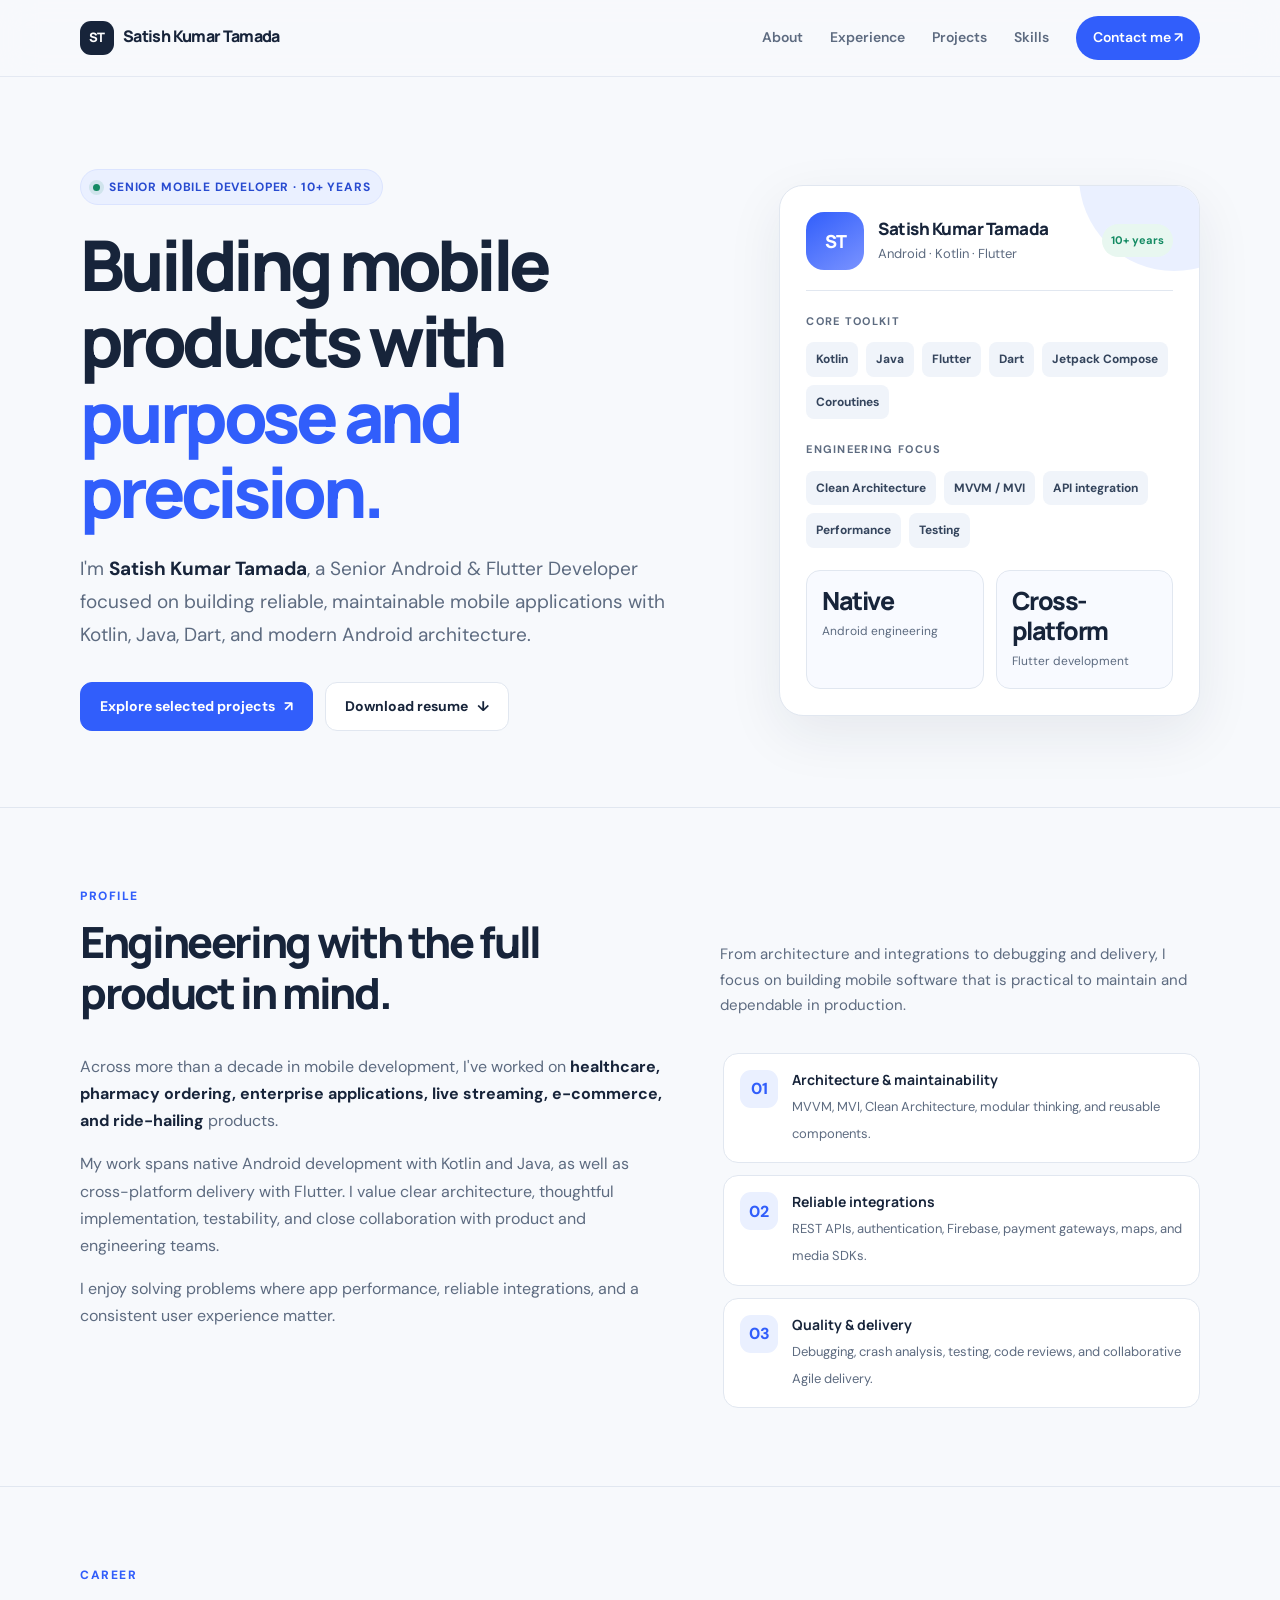
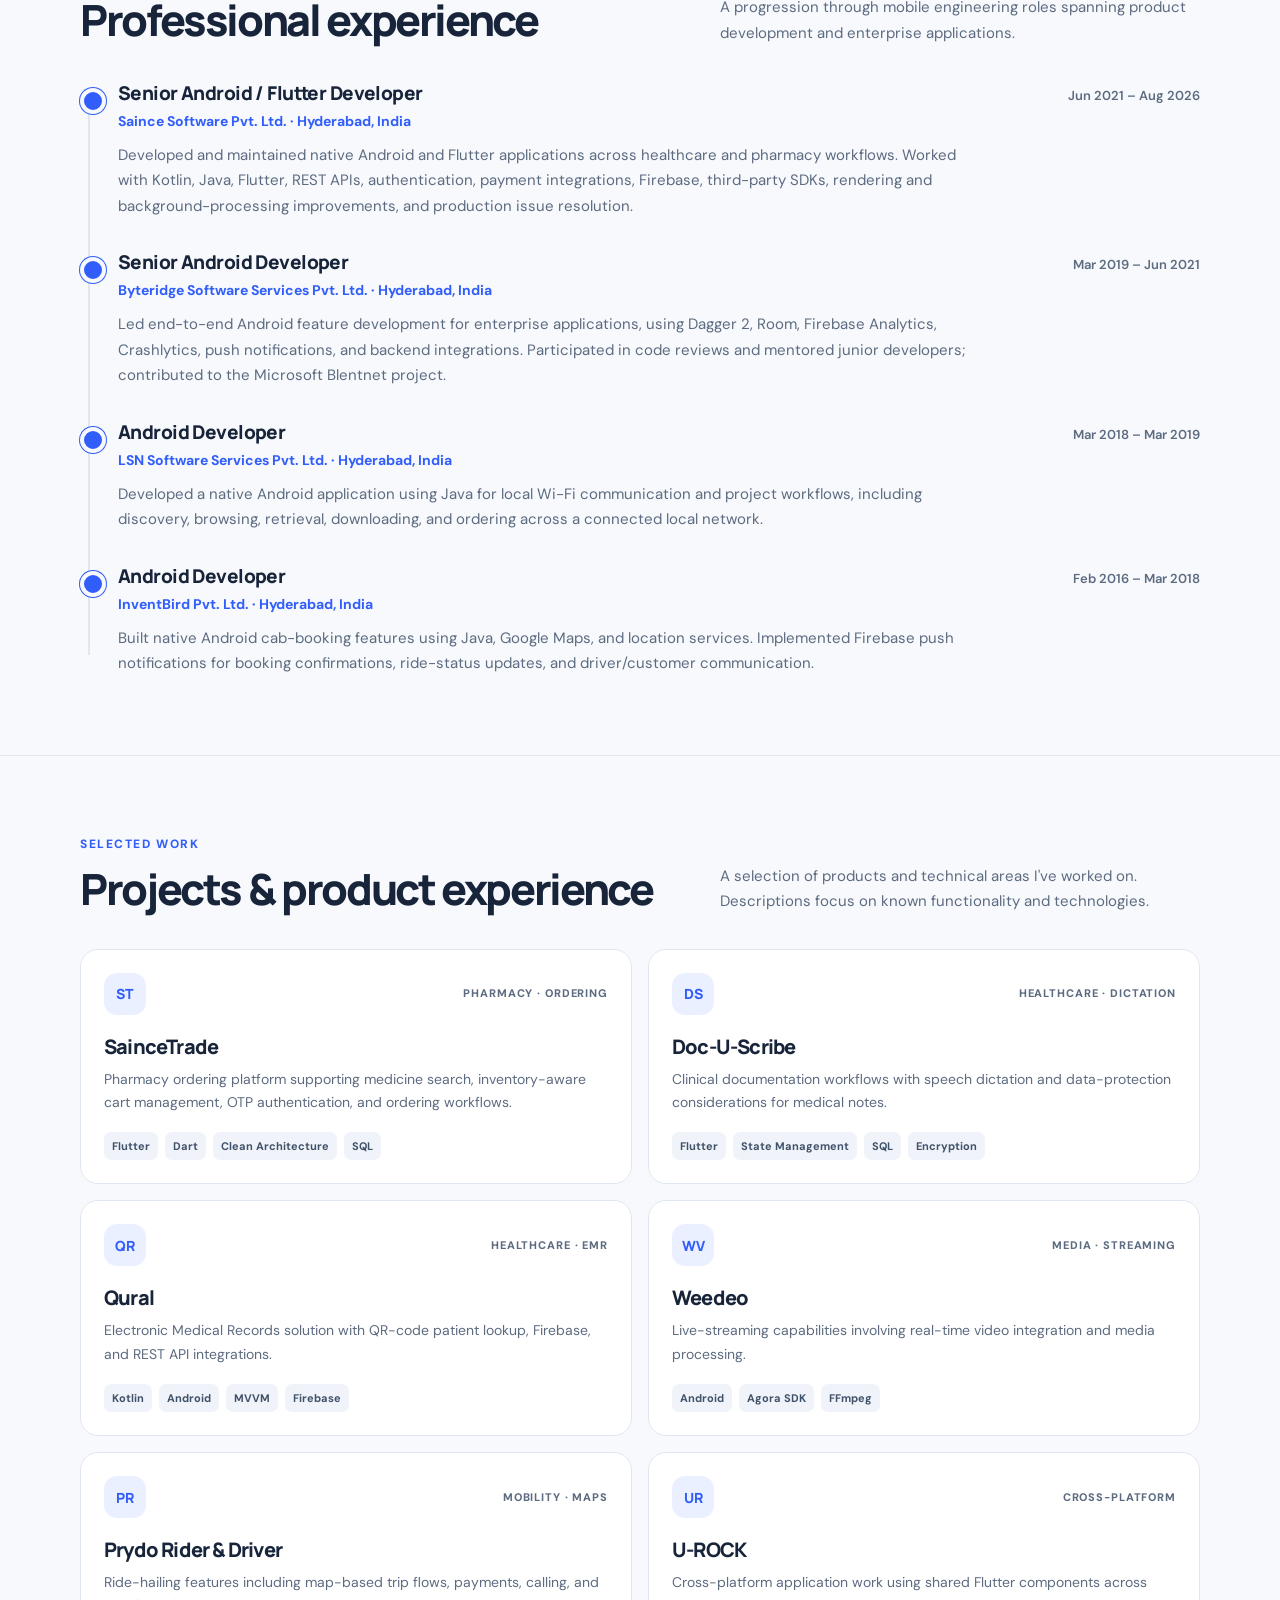
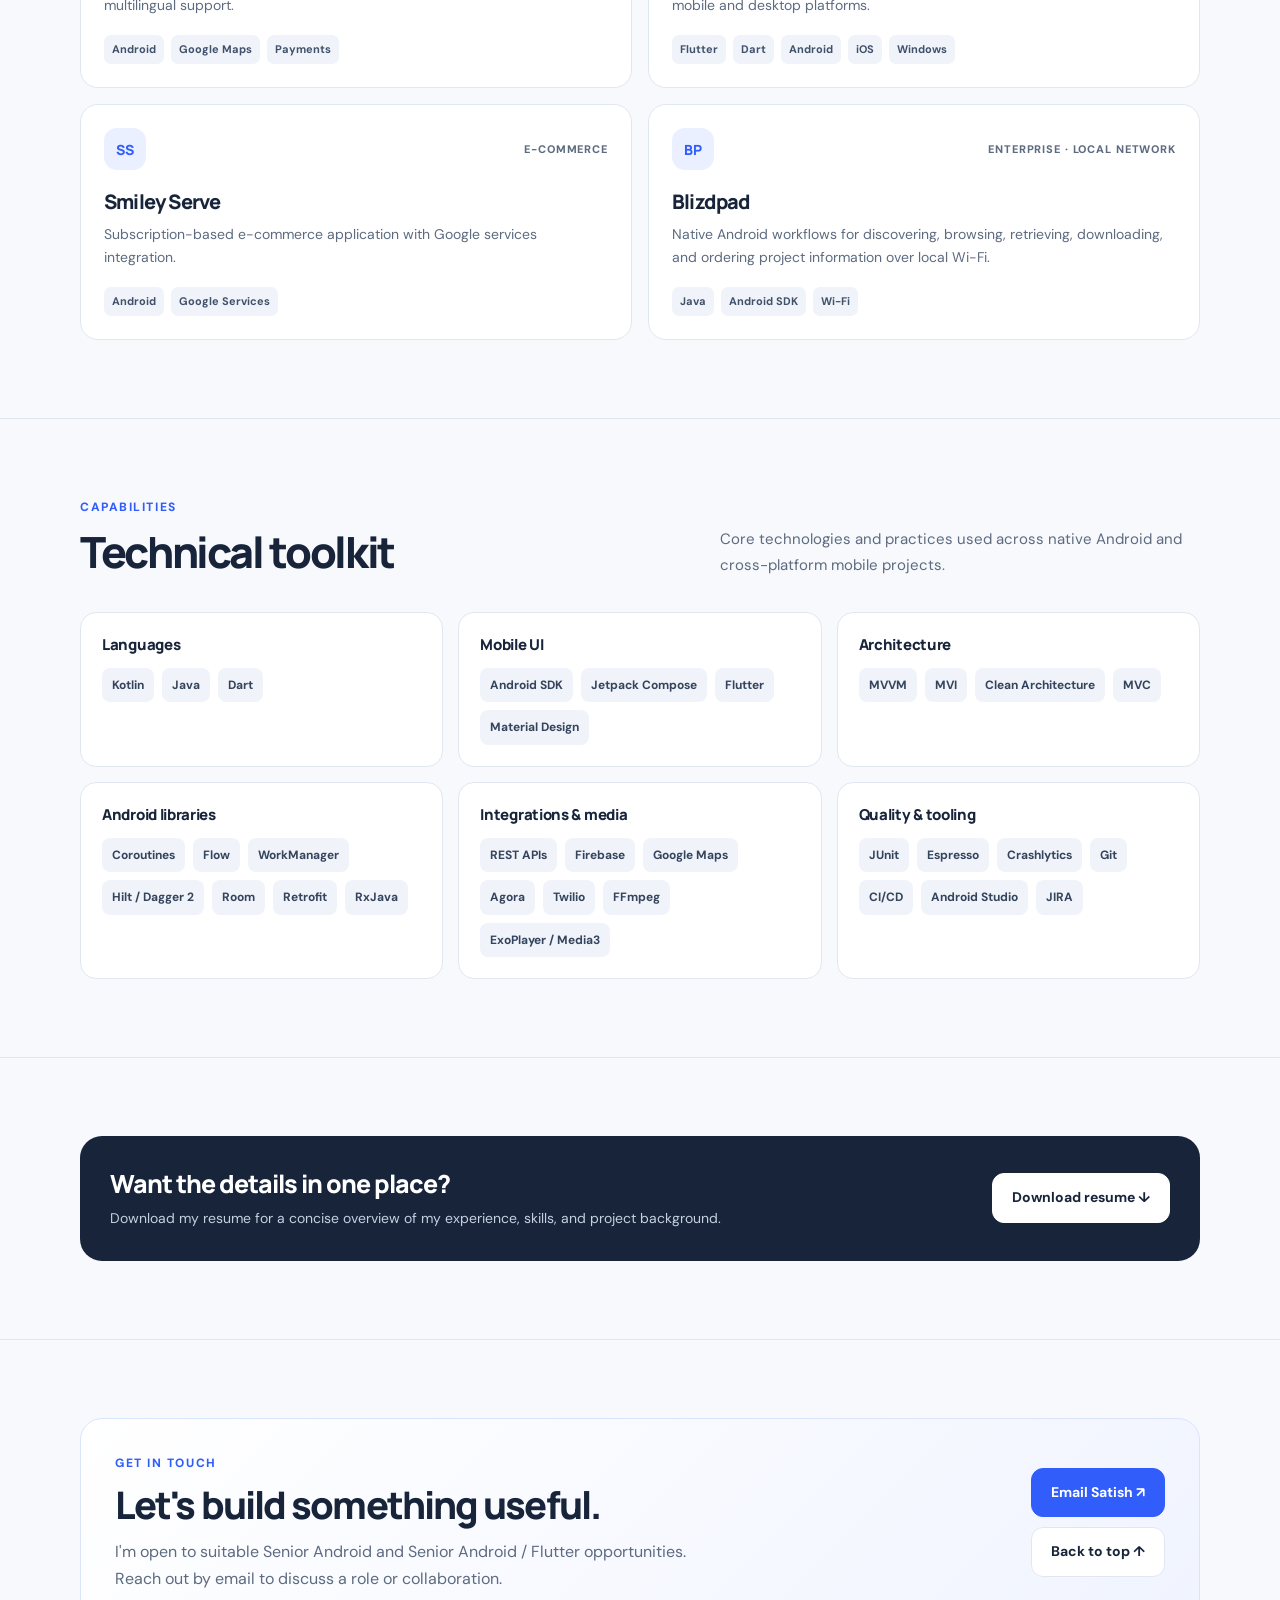
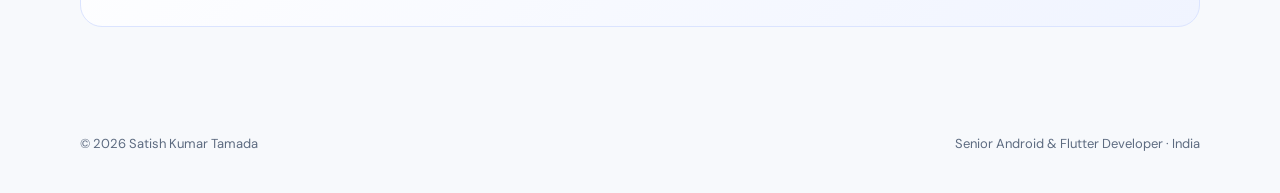
<file: index.html>
<!doctype html>
<html lang="en">
<head>
  <meta charset="utf-8">
  <meta name="viewport" content="width=device-width, initial-scale=1">
  <meta name="theme-color" content="#f7f9fc">
  <title>Satish Kumar Tamada | Senior Android & Flutter Developer</title>
  <meta name="description" content="Senior Android and Flutter developer with 10+ years of experience building mobile applications using Kotlin, Java, Flutter, and modern Android architecture.">
  <meta property="og:title" content="Satish Kumar Tamada | Senior Android & Flutter Developer">
  <meta property="og:description" content="10+ years building Android and cross-platform mobile applications.">
  <meta property="og:type" content="website">
  <link rel="preconnect" href="https://fonts.googleapis.com">
  <link rel="preconnect" href="https://fonts.gstatic.com" crossorigin>
  <link href="https://fonts.googleapis.com/css2?family=DM+Sans:wght@400;500;600;700&family=Manrope:wght@400;500;600;700;800&display=swap" rel="stylesheet">
  <style>
    :root {
      color-scheme: light;
      --bg: #f7f9fc;
      --surface: #ffffff;
      --surface-soft: #f0f4fa;
      --ink: #17243a;
      --muted: #5d6b80;
      --line: #e1e7f0;
      --accent: #315efb;
      --accent-dark: #2146d8;
      --accent-soft: #eaf0ff;
      --green: #138a62;
      --shadow: 0 18px 55px rgba(23, 36, 58, .08);
      --heading: "Manrope", system-ui, sans-serif;
      --body: "DM Sans", system-ui, sans-serif;
    }
    * { box-sizing: border-box; }
    html { scroll-behavior: smooth; scroll-padding-top: 92px; }
    body { margin: 0; background: var(--bg); color: var(--ink); font: 16px/1.7 var(--body); -webkit-font-smoothing: antialiased; }
    a { color: inherit; }
    a:focus-visible, button:focus-visible { outline: 3px solid var(--accent); outline-offset: 4px; }
    .container { width: min(1120px, calc(100% - 44px)); margin: 0 auto; }
    .topbar { position: sticky; top: 0; z-index: 10; background: rgba(247,249,252,.88); backdrop-filter: blur(16px); border-bottom: 1px solid rgba(225,231,240,.85); }
    .nav { height: 76px; display: flex; align-items: center; justify-content: space-between; gap: 24px; }
    .brand { text-decoration: none; font: 800 16px/1.2 var(--heading); letter-spacing: -.04em; }
    .brand-mark { display: inline-grid; place-items: center; width: 34px; height: 34px; margin-right: 9px; border-radius: 11px; background: var(--ink); color: #fff; font-size: 13px; letter-spacing: -.04em; vertical-align: middle; }
    .nav-links { display: flex; align-items: center; gap: 27px; }
    .nav-links a { text-decoration: none; color: var(--muted); font-size: 14px; font-weight: 600; transition: color .2s; }
    .nav-links a:hover { color: var(--accent); }
    .nav-links .nav-cta { background: var(--accent); color: white; padding: 10px 17px; border-radius: 999px; }
    .hero { padding: 92px 0 76px; }
    .hero-grid { display: grid; grid-template-columns: minmax(0,1.2fr) minmax(300px,.8fr); gap: 68px; align-items: center; }
    .eyebrow { display: inline-flex; align-items: center; gap: 9px; padding: 7px 12px; border: 1px solid #dbe4ff; border-radius: 999px; background: var(--accent-soft); color: #284bd0; font-size: 12px; font-weight: 700; letter-spacing: .07em; text-transform: uppercase; }
    .eyebrow:before { content: ""; width: 7px; height: 7px; background: var(--green); border-radius: 50%; box-shadow: 0 0 0 4px rgba(19,138,98,.12); }
    h1,h2,h3,p { margin-top: 0; }
    h1 { margin: 22px 0 22px; max-width: 760px; font: 800 clamp(42px,6vw,70px)/1.08 var(--heading); letter-spacing: -.065em; }
    h1 .highlight { color: var(--accent); }
    .hero-copy { max-width: 650px; color: var(--muted); font-size: 19px; line-height: 1.75; margin-bottom: 30px; }
    .hero-copy strong { color: var(--ink); font-weight: 700; }
    .actions { display: flex; flex-wrap: wrap; gap: 12px; }
    .button { display: inline-flex; align-items: center; justify-content: center; gap: 9px; min-height: 48px; padding: 12px 19px; border-radius: 12px; text-decoration: none; font-weight: 700; font-size: 14px; border: 1px solid var(--line); transition: transform .2s, box-shadow .2s, background .2s; }
    .button:hover { transform: translateY(-2px); box-shadow: 0 10px 22px rgba(23,36,58,.1); }
    .button.primary { background: var(--accent); color: #fff; border-color: var(--accent); }
    .button.primary:hover { background: var(--accent-dark); }
    .button.secondary { background: #fff; color: var(--ink); }
    .button svg { width: 16px; height: 16px; }
    .hero-panel { position: relative; padding: 26px; border: 1px solid var(--line); border-radius: 24px; background: var(--surface); box-shadow: var(--shadow); overflow: hidden; }
    .hero-panel:before { content: ""; position: absolute; width: 190px; height: 190px; top: -105px; right: -70px; border-radius: 50%; background: var(--accent-soft); }
    .panel-top { position: relative; display: flex; align-items: center; justify-content: space-between; gap: 14px; padding-bottom: 20px; border-bottom: 1px solid var(--line); }
    .avatar { display: grid; place-items: center; width: 58px; height: 58px; border-radius: 18px; background: linear-gradient(145deg,#315efb,#7a93ff); color: #fff; font: 800 18px var(--heading); letter-spacing: -.05em; }
    .panel-name { font: 800 17px var(--heading); letter-spacing: -.03em; margin-bottom: 3px; }
    .panel-role { color: var(--muted); font-size: 13px; }
    .panel-badge { font-size: 11px; font-weight: 700; color: var(--green); background: #e8f7f0; padding: 7px 9px; border-radius: 999px; white-space: nowrap; }
    .panel-label { margin: 21px 0 12px; color: var(--muted); font-size: 11px; font-weight: 700; text-transform: uppercase; letter-spacing: .12em; }
    .tech-list { display: flex; flex-wrap: wrap; gap: 8px; }
    .tech-list span { padding: 7px 10px; border-radius: 8px; background: var(--surface-soft); color: #34445c; font-size: 12px; font-weight: 700; }
    .mini-stats { display: grid; grid-template-columns: 1fr 1fr; gap: 12px; margin-top: 22px; }
    .mini-stat { background: #f8faff; border: 1px solid var(--line); border-radius: 14px; padding: 15px; }
    .mini-stat strong { display: block; font: 800 25px/1.2 var(--heading); letter-spacing: -.06em; }
    .mini-stat span { color: var(--muted); font-size: 12px; }
    .section { padding: 78px 0; border-top: 1px solid var(--line); }
    .section-head { display: flex; align-items: end; justify-content: space-between; gap: 30px; margin-bottom: 34px; }
    .kicker { color: var(--accent); font-size: 12px; font-weight: 800; text-transform: uppercase; letter-spacing: .13em; margin-bottom: 9px; }
    .section-title { margin: 0; font: 800 clamp(30px,4vw,43px)/1.2 var(--heading); letter-spacing: -.055em; }
    .section-intro { max-width: 480px; color: var(--muted); margin: 0; font-size: 15px; }
    .about-grid { display: grid; grid-template-columns: 1.1fr .9fr; gap: 60px; }
    .about-copy p { color: var(--muted); margin-bottom: 16px; }
    .about-copy strong { color: var(--ink); }
    .principles { display: grid; gap: 12px; }
    .principle { display: flex; gap: 14px; align-items: flex-start; padding: 16px; border: 1px solid var(--line); border-radius: 15px; background: var(--surface); }
    .principle-icon { flex: 0 0 38px; display: grid; place-items: center; width: 38px; height: 38px; border-radius: 11px; background: var(--accent-soft); color: var(--accent); font-weight: 800; }
    .principle strong { display: block; margin: 0 0 3px; font: 700 14px var(--heading); }
    .principle span { color: var(--muted); font-size: 13px; line-height: 1.5; }
    .timeline { position: relative; list-style: none; margin: 0; padding: 0; }
    .timeline:before { content: ""; position: absolute; left: 8px; top: 12px; bottom: 22px; width: 2px; background: var(--line); }
    .timeline li { position: relative; padding: 0 0 30px 38px; }
    .timeline li:last-child { padding-bottom: 0; }
    .timeline li:before { content: ""; position: absolute; left: 0; top: 8px; width: 18px; height: 18px; border: 4px solid var(--bg); border-radius: 50%; background: var(--accent); box-shadow: 0 0 0 1px var(--accent); }
    .timeline-top { display: flex; justify-content: space-between; align-items: baseline; flex-wrap: wrap; gap: 8px 20px; }
    .timeline h3 { margin: 0; font: 800 19px var(--heading); letter-spacing: -.03em; }
    .date { color: var(--muted); font-size: 13px; font-weight: 600; }
    .company { margin: 3px 0 9px; color: var(--accent); font-weight: 700; font-size: 14px; }
    .timeline p { max-width: 850px; margin: 0; color: var(--muted); font-size: 15px; }
    .project-grid { display: grid; grid-template-columns: repeat(2,minmax(0,1fr)); gap: 16px; }
    .project-card { display: flex; flex-direction: column; min-height: 220px; padding: 23px; border: 1px solid var(--line); border-radius: 18px; background: var(--surface); transition: transform .2s, box-shadow .2s, border-color .2s; }
    .project-card:hover { transform: translateY(-3px); border-color: #c8d4ff; box-shadow: var(--shadow); }
    .project-top { display: flex; justify-content: space-between; align-items: center; gap: 12px; margin-bottom: 18px; }
    .project-symbol { display: grid; place-items: center; width: 42px; height: 42px; border-radius: 13px; color: var(--accent); background: var(--accent-soft); font: 800 14px var(--heading); }
    .project-type { color: var(--muted); font-size: 11px; font-weight: 800; text-transform: uppercase; letter-spacing: .08em; text-align: right; }
    .project-card h3 { margin: 0 0 8px; font: 800 20px var(--heading); letter-spacing: -.04em; }
    .project-card p { color: var(--muted); font-size: 14px; line-height: 1.65; margin-bottom: 18px; }
    .stack { display: flex; flex-wrap: wrap; gap: 7px; margin-top: auto; }
    .stack span { padding: 5px 8px; border-radius: 7px; background: var(--surface-soft); color: #40516a; font-size: 11px; font-weight: 700; }
    .skills-grid { display: grid; grid-template-columns: repeat(3,minmax(0,1fr)); gap: 15px; }
    .skill-group { padding: 21px; border: 1px solid var(--line); border-radius: 16px; background: var(--surface); }
    .skill-group h3 { margin: 0 0 13px; font: 800 15px var(--heading); letter-spacing: -.02em; }
    .skill-group .tech-list span { font-size: 12px; }
    .resume-band { display: flex; align-items: center; justify-content: space-between; gap: 25px; padding: 30px; border-radius: 22px; background: var(--ink); color: #fff; }
    .resume-band h2 { margin: 0 0 6px; font: 800 25px var(--heading); letter-spacing: -.04em; }
    .resume-band p { margin: 0; color: #c5d0e0; font-size: 14px; }
    .resume-band .button { background: #fff; color: var(--ink); border-color: #fff; white-space: nowrap; }
    .contact-panel { display: grid; grid-template-columns: 1fr auto; gap: 25px; align-items: center; padding: 34px; border: 1px solid #dbe4ff; border-radius: 22px; background: linear-gradient(135deg,#fff 0%,#f0f4ff 100%); }
    .contact-panel h2 { margin: 0 0 10px; font: 800 clamp(27px,4vw,38px)/1.2 var(--heading); letter-spacing: -.05em; }
    .contact-panel p { max-width: 620px; margin: 0; color: var(--muted); }
    .contact-actions { display: flex; flex-direction: column; gap: 10px; }
    footer { padding: 28px 0 38px; color: var(--muted); font-size: 13px; }
    .footer-inner { display: flex; justify-content: space-between; gap: 15px; flex-wrap: wrap; }
    @media (max-width: 850px) {
      .hero-grid { grid-template-columns: 1fr; gap: 38px; }
      .hero-panel { max-width: 540px; }
      .about-grid { grid-template-columns: 1fr; gap: 28px; }
      .skills-grid { grid-template-columns: repeat(2,minmax(0,1fr)); }
      .section-head { align-items: start; flex-direction: column; gap: 12px; }
    }
    @media (max-width: 600px) {
      .container { width: min(100% - 32px, 1120px); }
      .nav { height: 66px; }
      .nav-links { gap: 13px; }
      .nav-links a { font-size: 12px; }
      .nav-links a:not(.nav-cta) { display: none; }
      .hero { padding: 62px 0 52px; }
      h1 { font-size: clamp(39px,12vw,56px); }
      .hero-copy { font-size: 17px; }
      .section { padding: 58px 0; }
      .project-grid,.skills-grid { grid-template-columns: 1fr; }
      .resume-band,.contact-panel { align-items: flex-start; flex-direction: column; display: flex; padding: 24px; }
      .contact-actions { flex-direction: row; flex-wrap: wrap; }
      .mini-stats { gap: 8px; }
    }
  </style>
</head>
<body>
  <header class="topbar">
    <div class="container nav">
      <a class="brand" href="#top"><span class="brand-mark">ST</span>Satish Kumar Tamada</a>
      <nav class="nav-links" aria-label="Primary navigation">
        <a href="#about">About</a><a href="#experience">Experience</a><a href="#projects">Projects</a><a href="#skills">Skills</a>
        <a class="nav-cta" href="#contact">Contact me ↗</a>
      </nav>
    </div>
  </header>

  <main id="top">
    <section class="hero">
      <div class="container hero-grid">
        <div>
          <div class="eyebrow">Senior Mobile Developer · 10+ years</div>
          <h1>Building mobile products with <span class="highlight">purpose and precision.</span></h1>
          <p class="hero-copy">I'm <strong>Satish Kumar Tamada</strong>, a Senior Android &amp; Flutter Developer focused on building reliable, maintainable mobile applications with Kotlin, Java, Dart, and modern Android architecture.</p>
          <div class="actions">
            <a class="button primary" href="#projects">Explore selected projects <span aria-hidden="true">↗</span></a>
            <a class="button secondary" href="assets/Satish-Kumar-Tamada-Resume.pdf" download>Download resume <span aria-hidden="true">↓</span></a>
          </div>
        </div>
        <aside class="hero-panel" aria-label="Professional profile overview">
          <div class="panel-top">
            <div style="display:flex;align-items:center;gap:14px">
              <div class="avatar" aria-hidden="true">ST</div>
              <div><div class="panel-name">Satish Kumar Tamada</div><div class="panel-role">Android · Kotlin · Flutter</div></div>
            </div>
            <span class="panel-badge">10+ years</span>
          </div>
          <div class="panel-label">Core toolkit</div>
          <div class="tech-list"><span>Kotlin</span><span>Java</span><span>Flutter</span><span>Dart</span><span>Jetpack Compose</span><span>Coroutines</span></div>
          <div class="panel-label">Engineering focus</div>
          <div class="tech-list"><span>Clean Architecture</span><span>MVVM / MVI</span><span>API integration</span><span>Performance</span><span>Testing</span></div>
          <div class="mini-stats">
            <div class="mini-stat"><strong>Native</strong><span>Android engineering</span></div>
            <div class="mini-stat"><strong>Cross-platform</strong><span>Flutter development</span></div>
          </div>
        </aside>
      </div>
    </section>

    <section class="section" id="about">
      <div class="container">
        <div class="section-head"><div><div class="kicker">Profile</div><h2 class="section-title">Engineering with the full product in mind.</h2></div><p class="section-intro">From architecture and integrations to debugging and delivery, I focus on building mobile software that is practical to maintain and dependable in production.</p></div>
        <div class="about-grid">
          <div class="about-copy">
            <p>Across more than a decade in mobile development, I've worked on <strong>healthcare, pharmacy ordering, enterprise applications, live streaming, e-commerce, and ride-hailing</strong> products.</p>
            <p>My work spans native Android development with Kotlin and Java, as well as cross-platform delivery with Flutter. I value clear architecture, thoughtful implementation, testability, and close collaboration with product and engineering teams.</p>
            <p>I enjoy solving problems where app performance, reliable integrations, and a consistent user experience matter.</p>
          </div>
          <div class="principles">
            <div class="principle"><div class="principle-icon">01</div><div><strong>Architecture &amp; maintainability</strong><span>MVVM, MVI, Clean Architecture, modular thinking, and reusable components.</span></div></div>
            <div class="principle"><div class="principle-icon">02</div><div><strong>Reliable integrations</strong><span>REST APIs, authentication, Firebase, payment gateways, maps, and media SDKs.</span></div></div>
            <div class="principle"><div class="principle-icon">03</div><div><strong>Quality &amp; delivery</strong><span>Debugging, crash analysis, testing, code reviews, and collaborative Agile delivery.</span></div></div>
          </div>
        </div>
      </div>
    </section>

    <section class="section" id="experience">
      <div class="container">
        <div class="section-head"><div><div class="kicker">Career</div><h2 class="section-title">Professional experience</h2></div><p class="section-intro">A progression through mobile engineering roles spanning product development and enterprise applications.</p></div>
        <ol class="timeline">
          <li><div class="timeline-top"><h3>Senior Android / Flutter Developer</h3><span class="date">Jun 2021 – Aug 2026</span></div><div class="company">Saince Software Pvt. Ltd. · Hyderabad, India</div><p>Developed and maintained native Android and Flutter applications across healthcare and pharmacy workflows. Worked with Kotlin, Java, Flutter, REST APIs, authentication, payment integrations, Firebase, third-party SDKs, rendering and background-processing improvements, and production issue resolution.</p></li>
          <li><div class="timeline-top"><h3>Senior Android Developer</h3><span class="date">Mar 2019 – Jun 2021</span></div><div class="company">Byteridge Software Services Pvt. Ltd. · Hyderabad, India</div><p>Led end-to-end Android feature development for enterprise applications, using Dagger 2, Room, Firebase Analytics, Crashlytics, push notifications, and backend integrations. Participated in code reviews and mentored junior developers; contributed to the Microsoft Blentnet project.</p></li>
          <li><div class="timeline-top"><h3>Android Developer</h3><span class="date">Mar 2018 – Mar 2019</span></div><div class="company">LSN Software Services Pvt. Ltd. · Hyderabad, India</div><p>Developed a native Android application using Java for local Wi-Fi communication and project workflows, including discovery, browsing, retrieval, downloading, and ordering across a connected local network.</p></li>
          <li><div class="timeline-top"><h3>Android Developer</h3><span class="date">Feb 2016 – Mar 2018</span></div><div class="company">InventBird Pvt. Ltd. · Hyderabad, India</div><p>Built native Android cab-booking features using Java, Google Maps, and location services. Implemented Firebase push notifications for booking confirmations, ride-status updates, and driver/customer communication.</p></li>
        </ol>
      </div>
    </section>

    <section class="section" id="projects">
      <div class="container">
        <div class="section-head"><div><div class="kicker">Selected work</div><h2 class="section-title">Projects &amp; product experience</h2></div><p class="section-intro">A selection of products and technical areas I've worked on. Descriptions focus on known functionality and technologies.</p></div>
        <div class="project-grid">
          <article class="project-card"><div class="project-top"><div class="project-symbol">ST</div><div class="project-type">Pharmacy · Ordering</div></div><h3>SainceTrade</h3><p>Pharmacy ordering platform supporting medicine search, inventory-aware cart management, OTP authentication, and ordering workflows.</p><div class="stack"><span>Flutter</span><span>Dart</span><span>Clean Architecture</span><span>SQL</span></div></article>
          <article class="project-card"><div class="project-top"><div class="project-symbol">DS</div><div class="project-type">Healthcare · Dictation</div></div><h3>Doc-U-Scribe</h3><p>Clinical documentation workflows with speech dictation and data-protection considerations for medical notes.</p><div class="stack"><span>Flutter</span><span>State Management</span><span>SQL</span><span>Encryption</span></div></article>
          <article class="project-card"><div class="project-top"><div class="project-symbol">QR</div><div class="project-type">Healthcare · EMR</div></div><h3>Qural</h3><p>Electronic Medical Records solution with QR-code patient lookup, Firebase, and REST API integrations.</p><div class="stack"><span>Kotlin</span><span>Android</span><span>MVVM</span><span>Firebase</span></div></article>
          <article class="project-card"><div class="project-top"><div class="project-symbol">WV</div><div class="project-type">Media · Streaming</div></div><h3>Weedeo</h3><p>Live-streaming capabilities involving real-time video integration and media processing.</p><div class="stack"><span>Android</span><span>Agora SDK</span><span>FFmpeg</span></div></article>
          <article class="project-card"><div class="project-top"><div class="project-symbol">PR</div><div class="project-type">Mobility · Maps</div></div><h3>Prydo Rider &amp; Driver</h3><p>Ride-hailing features including map-based trip flows, payments, calling, and multilingual support.</p><div class="stack"><span>Android</span><span>Google Maps</span><span>Payments</span></div></article>
          <article class="project-card"><div class="project-top"><div class="project-symbol">UR</div><div class="project-type">Cross-platform</div></div><h3>U-ROCK</h3><p>Cross-platform application work using shared Flutter components across mobile and desktop platforms.</p><div class="stack"><span>Flutter</span><span>Dart</span><span>Android</span><span>iOS</span><span>Windows</span></div></article>
          <article class="project-card"><div class="project-top"><div class="project-symbol">SS</div><div class="project-type">E-commerce</div></div><h3>Smiley Serve</h3><p>Subscription-based e-commerce application with Google services integration.</p><div class="stack"><span>Android</span><span>Google Services</span></div></article>
          <article class="project-card"><div class="project-top"><div class="project-symbol">BP</div><div class="project-type">Enterprise · Local network</div></div><h3>Blizdpad</h3><p>Native Android workflows for discovering, browsing, retrieving, downloading, and ordering project information over local Wi-Fi.</p><div class="stack"><span>Java</span><span>Android SDK</span><span>Wi-Fi</span></div></article>
        </div>
      </div>
    </section>

    <section class="section" id="skills">
      <div class="container">
        <div class="section-head"><div><div class="kicker">Capabilities</div><h2 class="section-title">Technical toolkit</h2></div><p class="section-intro">Core technologies and practices used across native Android and cross-platform mobile projects.</p></div>
        <div class="skills-grid">
          <div class="skill-group"><h3>Languages</h3><div class="tech-list"><span>Kotlin</span><span>Java</span><span>Dart</span></div></div>
          <div class="skill-group"><h3>Mobile UI</h3><div class="tech-list"><span>Android SDK</span><span>Jetpack Compose</span><span>Flutter</span><span>Material Design</span></div></div>
          <div class="skill-group"><h3>Architecture</h3><div class="tech-list"><span>MVVM</span><span>MVI</span><span>Clean Architecture</span><span>MVC</span></div></div>
          <div class="skill-group"><h3>Android libraries</h3><div class="tech-list"><span>Coroutines</span><span>Flow</span><span>WorkManager</span><span>Hilt / Dagger 2</span><span>Room</span><span>Retrofit</span><span>RxJava</span></div></div>
          <div class="skill-group"><h3>Integrations &amp; media</h3><div class="tech-list"><span>REST APIs</span><span>Firebase</span><span>Google Maps</span><span>Agora</span><span>Twilio</span><span>FFmpeg</span><span>ExoPlayer / Media3</span></div></div>
          <div class="skill-group"><h3>Quality &amp; tooling</h3><div class="tech-list"><span>JUnit</span><span>Espresso</span><span>Crashlytics</span><span>Git</span><span>CI/CD</span><span>Android Studio</span><span>JIRA</span></div></div>
        </div>
      </div>
    </section>

    <section class="section" id="resume">
      <div class="container">
        <div class="resume-band">
          <div><h2>Want the details in one place?</h2><p>Download my resume for a concise overview of my experience, skills, and project background.</p></div>
          <a class="button" href="assets/Satish_Kumar_Tamada_Resume 10.26.pdf" download>Download resume ↓</a>
        </div>
      </div>
    </section>

    <section class="section" id="contact">
      <div class="container">
        <div class="contact-panel">
          <div><div class="kicker">Get in touch</div><h2>Let's build something useful.</h2><p>I'm open to suitable Senior Android and Senior Android / Flutter opportunities. Reach out by email to discuss a role or collaboration.</p></div>
          <div class="contact-actions"><a class="button primary" href="mailto:tamadasatish@gmail.com">Email Satish ↗</a><a class="button secondary" href="#top">Back to top ↑</a></div>
        </div>
      </div>
    </section>
  </main>

  <footer><div class="container footer-inner"><span>© <span id="year">2026</span> Satish Kumar Tamada</span><span>Senior Android &amp; Flutter Developer · India</span></div></footer>
  <script>document.getElementById("year").textContent = new Date().getFullYear();</script>
</body>
</html>
</file>
